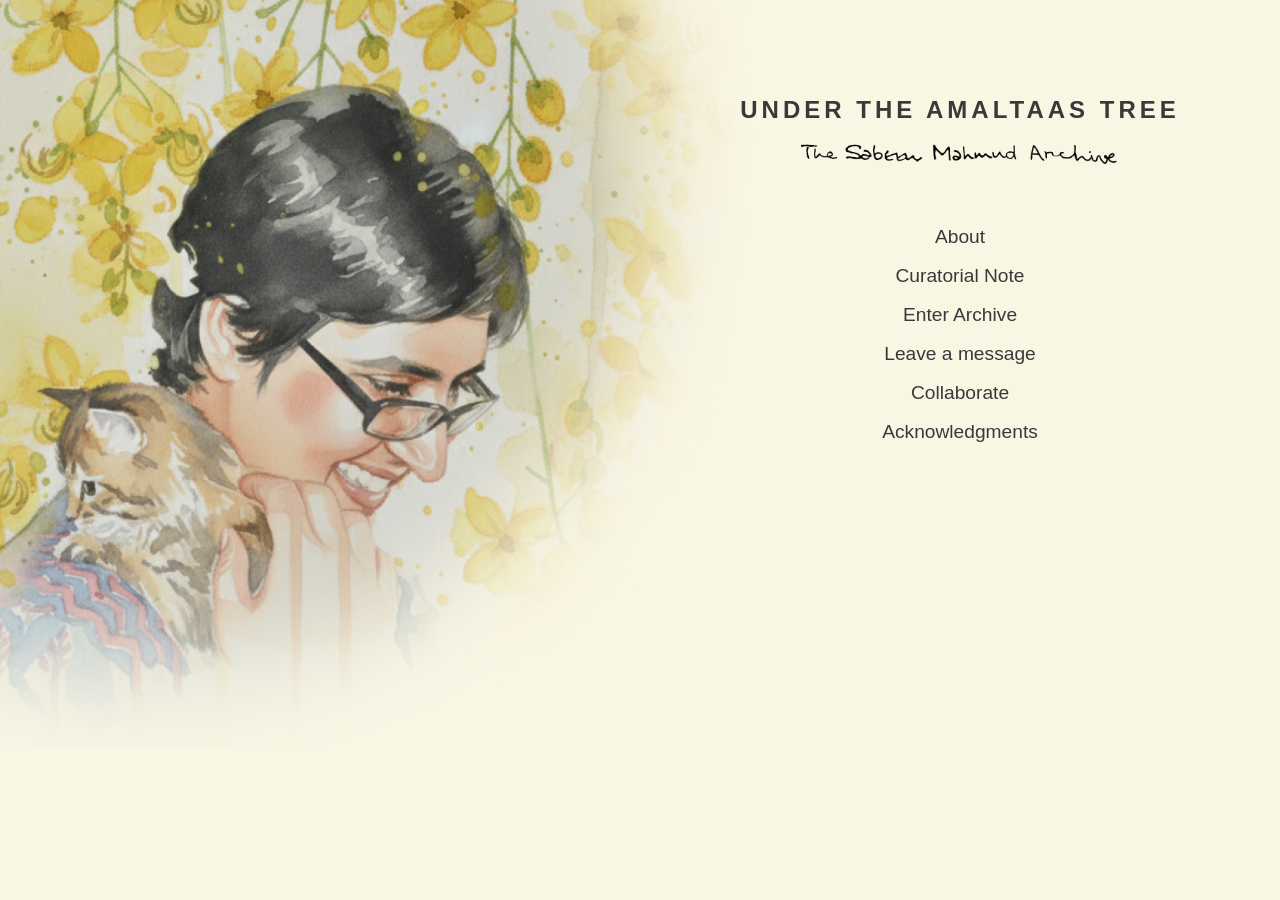
<file: index.html>
<!DOCTYPE html>
<html>
<head>
    <title>The Sabeen Mahmud Archive</title>
    <meta name="viewport" content="width=device-width, initial-scale=1.0">
    <link rel="icon" href="Assets/Icons/favicon.svg" type="image/svg+xml">
    <link rel="stylesheet" href="styles.css">
</head>
<body>
    <div id="landing-overlay" style="opacity: 1; display: grid;">
        <div id="home-section" class="overlay-content">
            <div class="home-menu">
                <h1>UNDER THE AMALTAAS TREE</h1>
                <img src="Assets/Images/Logo.png" alt="The Sabeen Mahmud Archive" style="display: block; margin: 0 auto 40px auto; width: 80%; max-width: 600px; height: auto;">
                <nav>
                    <button onclick="window.location.href='About.html'">About</button>
                    <button onclick="window.location.href='Curatorial.html'">Curatorial Note</button>
                    <button onclick="window.location.href='Instructions.html'">Enter Archive</button>
                    <button onclick="window.location.href='Messages.html'">Leave a message</button>
                    <button onclick="window.location.href='Contribute.html'">Collaborate</button>
                    <button onclick="window.location.href='Acknowledgments.html'">Acknowledgments</button>
                </nav>
            </div>
        </div>
    </div>
</body>
</html>
</file>
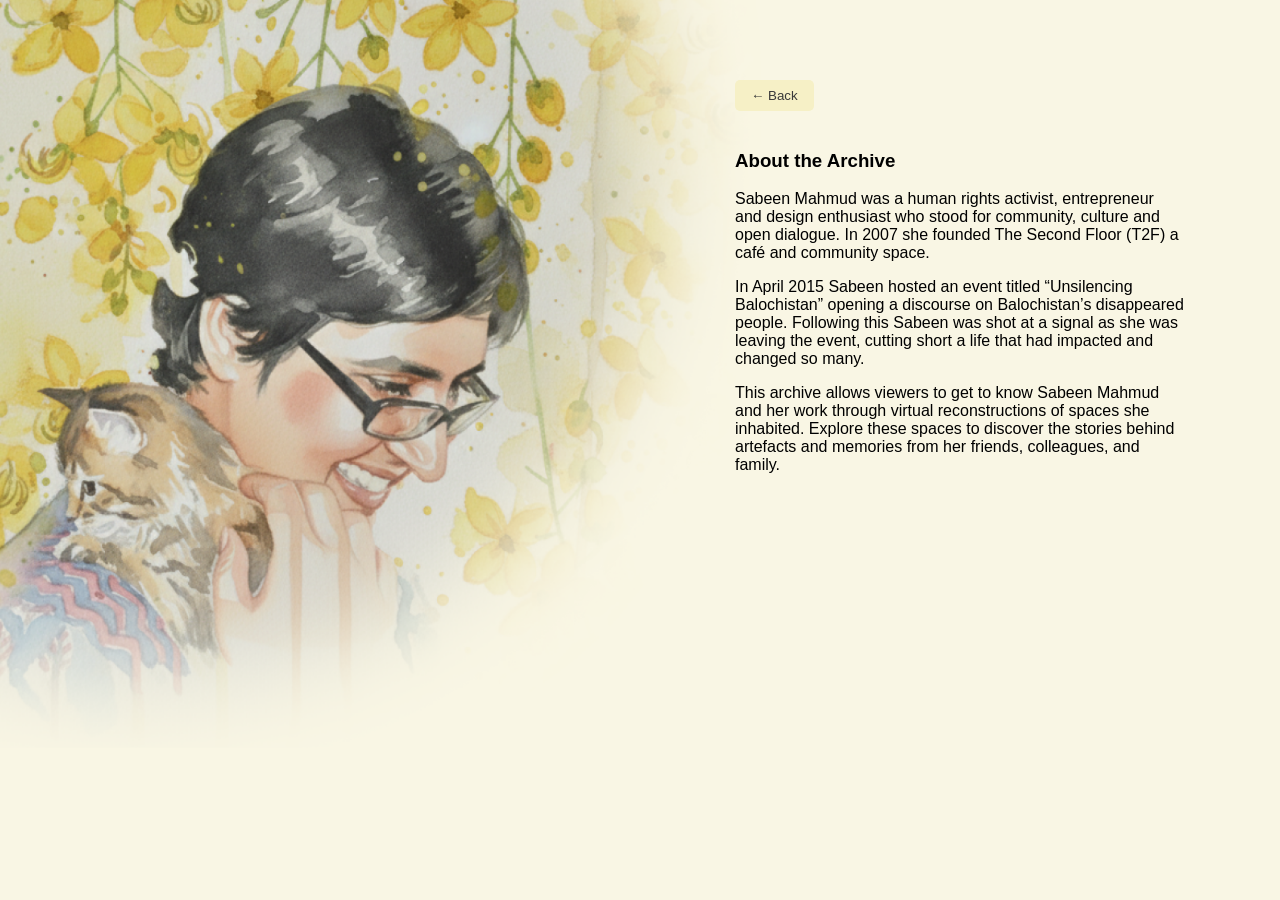
<file: About.html>
<!DOCTYPE html>
<html>
<head>
    <title>About - The Sabeen Mahmud Archive</title>
    <meta name="viewport" content="width=device-width, initial-scale=1.0">
    <link rel="icon" href="Assets/Icons/favicon.svg" type="image/svg+xml">
    <link rel="stylesheet" href="styles.css">
</head>
<body>
    <div id="landing-overlay" style="opacity: 1; display: grid;">
        <div id="about-section" class="overlay-content" style="display:block">
            <button class="back-btn" onclick="window.location.href='index.html'">← Back</button>
            <h3>About the Archive</h3>
            <p>Sabeen Mahmud was a human rights activist, entrepreneur and design enthusiast who stood for community, culture and open dialogue. In 2007 she founded The Second Floor (T2F) a café and community space.</p>
            <p>In April 2015 Sabeen hosted an event titled “Unsilencing Balochistan” opening a discourse on Balochistan’s disappeared people. Following this Sabeen was shot at a signal as she was leaving the event, cutting short a life that had impacted and changed so many.</p>
            <p>This archive allows viewers to get to know Sabeen Mahmud and her work through virtual reconstructions of spaces she inhabited. Explore these spaces to discover the stories behind artefacts and memories from her friends, colleagues, and family.</p>
        </div>
    </div>
</body>
</html>
</file>
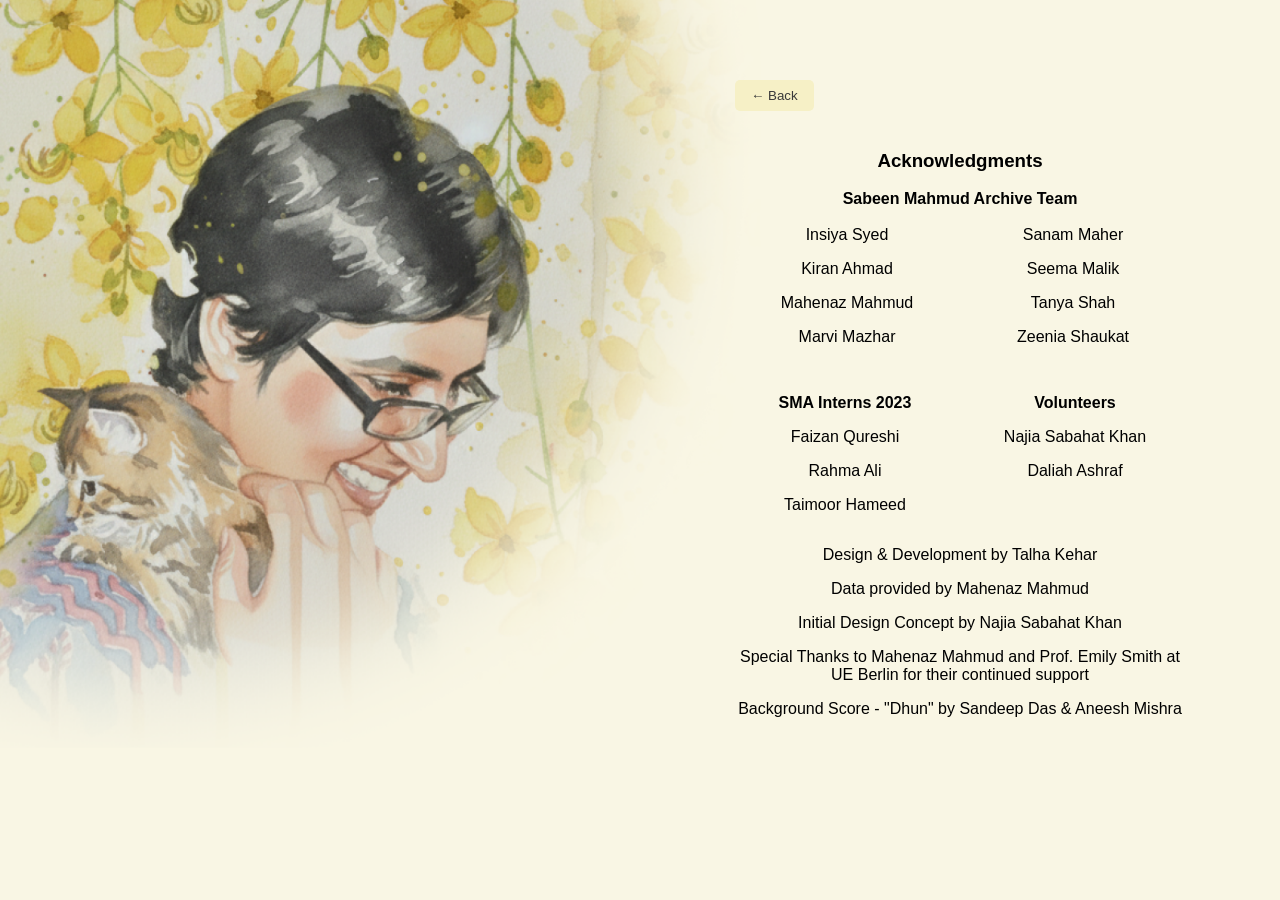
<file: Acknowledgments.html>
<!DOCTYPE html>
<html lang="en">
    <head>
        <meta charset="UTF-8">
        <meta name="viewport" content="width=device-width, initial-scale=1.0">
        <title>Acknowledgments - The Sabeen Mahmud Archive</title>
        <link rel="icon" href="Assets/Icons/favicon.svg" type="image/svg+xml">
        <link rel="stylesheet" href="styles.css">
    </head>
    <body>
        <div id="landing-overlay" style="opacity: 1; display: grid;">
            <div id="acknowledgments-section" class="overlay-content" style="display:block;">
                <button class="back-btn" onclick="window.location.href='index.html'">← Back</button>
                <div style="text-align: center;">
                    <h3>Acknowledgments</h3>
                    
                    <h4 style="margin-top: 10px; margin-bottom: 2px;">Sabeen Mahmud Archive Team</h4>
                    <div style="display: grid; grid-template-columns: 1fr 1fr; gap: 2px; max-width: 500px; margin: 0 auto;">
                        <div>
                            <p>Insiya Syed</p>
                            <p>Kiran Ahmad</p>
                            <p>Mahenaz Mahmud</p>
                            <p>Marvi Mazhar</p>
                        </div>
                        <div>
                            <p>Sanam Maher</p>
                            <p>Seema Malik</p>
                            <p>Tanya Shah</p>
                            <p>Zeenia Shaukat</p>
                        </div>
                    </div>

                    <div style="display: grid; grid-template-columns: 1fr 1fr; gap: 10px; max-width: 600px; margin: 10px auto 10px;">
                        <div>
                            <h4 style="margin-bottom: 2px;">SMA Interns 2023</h4>
                            <p>Faizan Qureshi</p>
                            <p>Rahma Ali</p>
                            <p>Taimoor Hameed</p>
                        </div>
                        <div>
                            <h4 style="margin-bottom: 2px;">Volunteers</h4>
                            <p>Najia Sabahat Khan</p>
                            <p>Daliah Ashraf</p>
                        </div>
                    </div>

                    <div style="margin-top: 4px;">
                        <p>Design & Development by Talha Kehar</p>
                        <p>Data provided by Mahenaz Mahmud</p>
                        <p>Initial Design Concept by Najia Sabahat Khan</p>
                        <p>Special Thanks to Mahenaz Mahmud and Prof. Emily Smith at UE Berlin for their continued support</p>
                        <p>Background Score - "Dhun" by Sandeep Das & Aneesh Mishra</p>
                    </div>
                </div>
            </div>
        </div>
    </body>
</html>
</file>
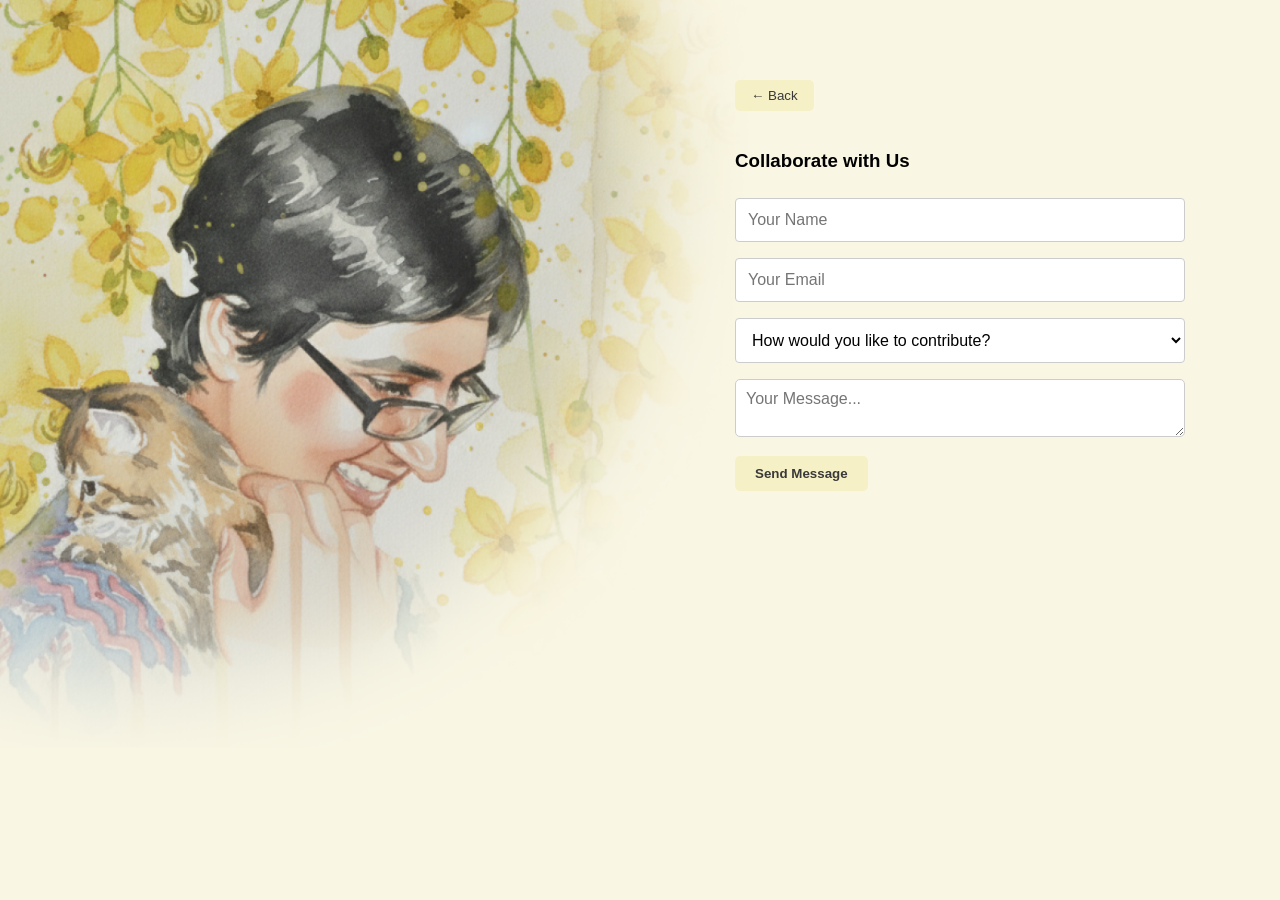
<file: Contribute.html>
<!DOCTYPE html>
<html>
<head>
    <title>Contribute - The Sabeen Mahmud Archive</title>
    <meta name="viewport" content="width=device-width, initial-scale=1.0">
    <link rel="icon" href="Assets/Icons/favicon.svg" type="image/svg+xml">
    <link rel="stylesheet" href="styles.css">
    <style>
        input[type="text"], input[type="email"], select, textarea {
            width: 100%;
            padding: 12px;
            margin: 8px 0;
            border: 1px solid #ccc;
            border-radius: 4px;
            box-sizing: border-box;
            font-size: 1rem;
            font-family: inherit;
        }
        select {
            background-color: white;
            padding-right: 30px; /* Increase padding to give the arrow more space */
        }
    </style>
</head>
<body>
    <div id="landing-overlay" style="opacity: 1; display: grid;">
        <div id="submit-section" class="overlay-content" style="display:block">
            <button class="back-btn" onclick="window.location.href='index.html'">← Back</button>
            <h3>Collaborate with Us</h3>
            <form action="https://formspree.io/f/mbdddbqd" method="POST">
            <input type="text" name="name" placeholder="Your Name" required>
            <input type="email" name="_replyto" placeholder="Your Email" required>
            <select name="contribution_type" required>
                <option value="" disabled selected>How would you like to contribute?</option>
                <option value="Design">Design</option>
                <option value="Technical development">Technical development</option>
                <option value="Content &amp; data handling">Content &amp; data handling</option>
                <option value="Share a memory">Share a memory</option>
            </select>
            <textarea name="message" placeholder="Your Message..." required></textarea>
            <button type="submit">Send Message</button>
            </form>
        </div>
    </div>
</body>
</html>
</file>
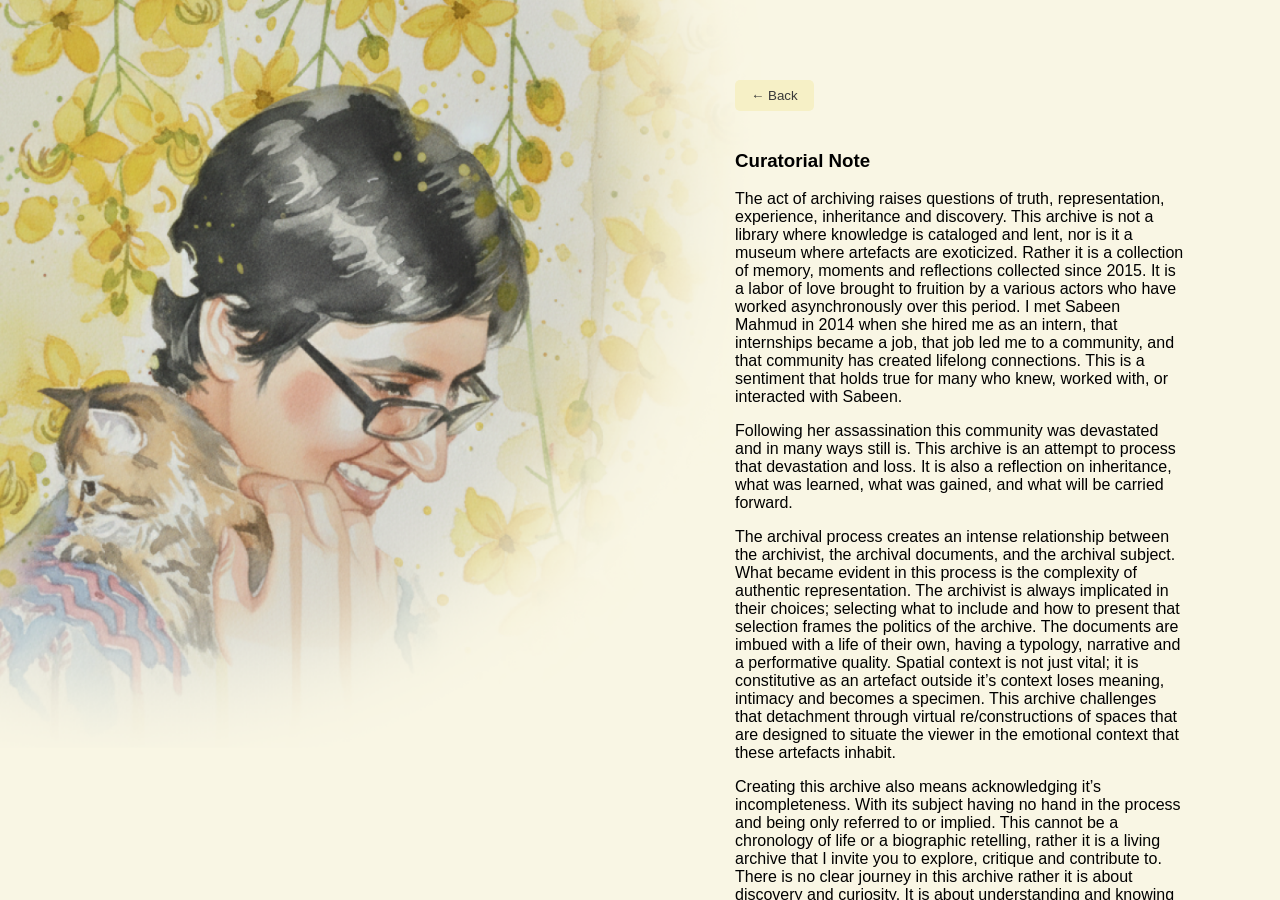
<file: Curatorial.html>
<!DOCTYPE html>
<html>
<head>
    <title>Curatorial Note - The Sabeen Mahmud Archive</title>
    <meta name="viewport" content="width=device-width, initial-scale=1.0">
    <link rel="icon" href="Assets/Icons/favicon.svg" type="image/svg+xml">
    <link rel="stylesheet" href="styles.css">
</head>
<body>
    <div id="landing-overlay" style="opacity: 1; display: grid;">
        <div id="curatorial-section" class="overlay-content" style="display:block">
            <button class="back-btn" onclick="window.location.href='index.html'">← Back</button>
            <h3>Curatorial Note</h3>
            <p>The act of archiving raises questions of truth, representation, experience, inheritance and discovery. This archive is not a library where knowledge is cataloged and lent, nor is it a museum where artefacts are exoticized. Rather it is a collection of memory, moments and reflections collected since 2015. It is a labor of love brought to fruition by a various actors who have worked asynchronously over this period. I met Sabeen Mahmud in 2014 when she hired me as an intern, that internships became a job, that job led me to a community, and that community has created lifelong connections. This is a sentiment that holds true for many who knew, worked with, or interacted with Sabeen.</p>
            <p>Following her assassination this community was devastated and in many ways still is. This archive is an attempt to process that devastation and loss. It is also a reflection on inheritance, what was learned, what was gained, and what will be carried forward.</p>
            <p>The archival process creates an intense relationship between the archivist, the archival documents, and the archival subject. What became evident in this process is the complexity of authentic representation. The archivist is always implicated in their choices; selecting what to include and how to present that selection frames the politics of the archive. The documents are imbued with a life of their own, having a typology, narrative and a performative quality. Spatial context is not just vital; it is constitutive as an artefact outside it’s context loses meaning, intimacy and becomes a specimen. This archive challenges that detachment through virtual re/constructions of spaces that are designed to situate the viewer in the emotional context that these artefacts inhabit.</p>
            <p>Creating this archive also means acknowledging it’s incompleteness. With its subject having no hand in the process and being only referred to or implied. This cannot be a chronology of life or a biographic retelling, rather it is a living archive that I invite you to explore, critique and contribute to. There is no clear journey in this archive rather it is about discovery and curiosity. It is about understanding and knowing Sabeen.</p>
        </div>
    </div>
</body>
</html>
</file>
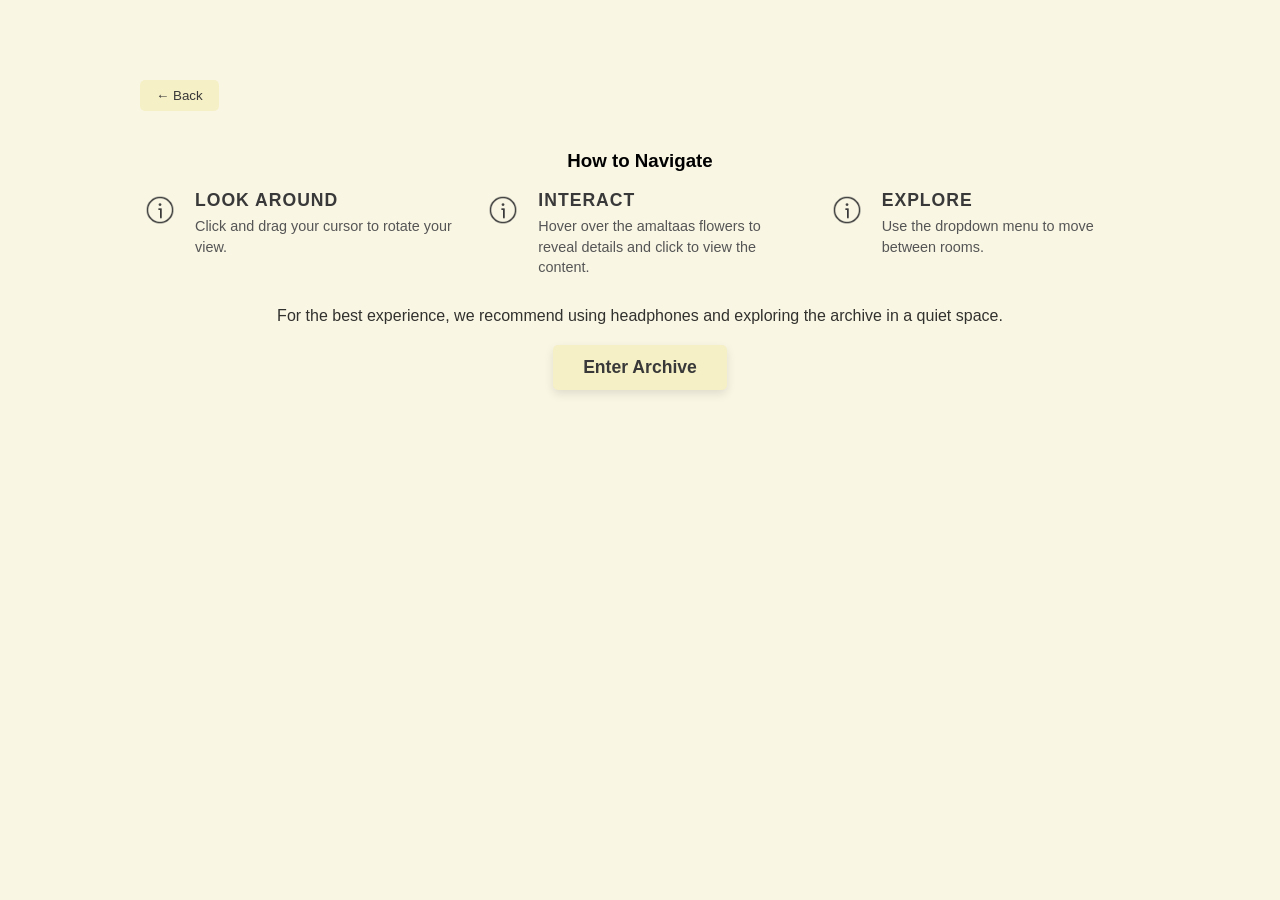
<file: Instructions.html>
<!DOCTYPE html>
<html>
<head>
    <title>Instructions - The Sabeen Mahmud Archive</title>
    <meta name="viewport" content="width=device-width, initial-scale=1.0">
    <link rel="icon" href="Assets/Icons/favicon.svg" type="image/svg+xml">
    <link rel="stylesheet" href="styles.css">
    <!-- A-Frame needed for device detection in scripts.js -->
    <script src="https://aframe.io/releases/1.4.0/aframe.min.js"></script>
</head>
<body>
    <div id="landing-overlay" class="instructions-page" style="opacity: 1; display: grid;">
        <div id="instructions-section" class="overlay-content" style="display:block; text-align: center; max-width: 1000px; width: 90%;">
            <div style="text-align: left;">
                <button class="back-btn" onclick="window.location.href='index.html'">← Back</button>
            </div>
            <h3>How to Navigate</h3>
            
            <div id="instr-grid" style="display: grid; grid-template-columns: repeat(3, 1fr); gap: 30px; margin-bottom: 30px; align-items: start;">
                <!-- Dynamic Content -->
            </div>
            <div style="text-align: center; margin-bottom: 20px;">
                <p style="opacity: 0.8;">For the best experience, we recommend using headphones and exploring the archive in a quiet space.</p>
            </div>

            <div style="text-align: center; margin-bottom: 20px;">
                <button class="instr-nav-btn" style="background: #F6F0C6;box-shadow: 0 4px 10px rgba(0,0,0,0.1); color: #393939; padding: 12px 30px; font-size: 1.1rem;" onclick="window.location.href='Archive.html'">Enter Archive</button>
            </div>
        </div>
    </div>
    <script src="database.js"></script>
    <script src="scripts.js"></script>
    <script>
        window.onload = function() {
            initInstructions();
        };
    </script>
</body>
</html>
</file>
<file: styles.css>
#landing-overlay {
    position: fixed;
    top: 0; left: 0;
    width: 100%; height: 100%;
    background: #F9F6E4 url('Assets/Images/Home page.png') no-repeat center center;
    background-size: cover;
    z-index: 9999; /* Stay above A-Frame */
    display: grid;
    grid-template-columns: 1fr 1fr;
    justify-items: center;
    align-items: start;
    padding-top: 80px;
    box-sizing: border-box;
    overflow-y: auto;
    font-family: 'Helvetica Neue', Arial, sans-serif;
    transition: opacity 0.8s ease;
}

#landing-overlay.instructions-page {
    background-image: none;
    grid-template-columns: 1fr;
}

#landing-overlay.instructions-page .overlay-content {
    grid-column: 1;
}


.home-menu {
    text-align: center;
    color: #393939;
}

.home-menu h1 { font-family:'Helvetica Neue', Arial, sans-serif; font-weight:bold; font-size: 1.5rem; letter-spacing: 4px; margin-bottom: 5px; }
.home-menu h2 { font-family:'Helvetica Neue', Arial, sans-serif; font-weight: 200; font-style: bold; margin-bottom: 40px; }

nav button {
    display: block;
    background: none;
    border: none;
    color: #393939;
    font-size: 1.2rem;
    margin: 15px auto;
    cursor: pointer;
    transition: color 0.3s;
}

nav button:hover { color: #D6B743; }

.overlay-content {
    animation: fadeIn 0.5s ease;
    grid-column: 2;
    width: 80%;
    max-width: 450px;
}

@keyframes fadeIn {
    from { opacity: 0; transform: translateY(10px); }
    to { opacity: 1; transform: translateY(0); }
}

/* Additional styles for the new home layout */
.overlay-content input, .overlay-content textarea {
    width: 100%;
    padding: 10px;
    margin-bottom: 15px;
    border: 1px solid #ccc;
    border-radius: 5px;
    font-family: inherit;
    box-sizing: border-box;
}

.overlay-content button[type="submit"] {
    padding: 10px 20px;
    background: #F6F0C6;
    border: none;
    border-radius: 5px;
    cursor: pointer;
    font-weight: bold;
    color: #393939;
}

.back-btn {
    background-color: #F6F0C6 !important;
    border: 0 !important;
    color: #393939 !important; 
    margin-top: 0;
    margin-bottom: 20px;
    padding: 8px 16px;
    border-radius: 5px;
}

@media (max-width: 768px) {
    #landing-overlay {
        grid-template-columns: 1fr;
        background-image: url('Assets/Images/Home page- mobile.png');
        background-size: cover;
    }
    .overlay-content {
        grid-column: 1;
    }
}

    /* Custom Loading Screen */
    #custom-loader {
        position: fixed;
        top: 0; left: 0;
        width: 100%; height: 100%;
        background-color: #F9F6E4;
        z-index: 9000;
        display: flex;
        justify-content: center;
        align-items: center;
        transition: opacity 1s ease-out;
    }
    #custom-loader img {
        max-width: 500px;
        width: 60%;
        height: auto;
        opacity: 0;
        animation: fadeInLoader 3s ease-in forwards;
    }
    @keyframes fadeInLoader {
        0% { opacity: 0; transform: scale(0.95); }
        100% { opacity: 1; transform: scale(1); }
    }

    /* 3. Ensure the background covers everything */
        .a-canvas {
        background-color: #F9F6E4 !important;
    }
    .delete-btn {
    float: right;
    background: #ff4d4d;
    color: white;
    border: none;
    padding: 5px 10px;
    border-radius: 3px;
    cursor: pointer;
    font-size: 0.8rem;
    margin-left: 10px;
}

.delete-btn:hover {
    background: #cc0000;
}

.feed-item {
    position: relative;
    overflow: hidden; /* Clears the float */
    background: #F9F6E4;
    padding: 15px;
    border-radius: 8px;
    margin-bottom: 10px;
    box-shadow: 0 2px 5px rgba(0,0,0,0.05);
    text-align: left;
}

.feed-item strong {
    display: block;
    color: #D6B743;
    font-size: 0.9rem;
    margin-bottom: 5px;
    text-transform: uppercase;
    letter-spacing: 1px;
}

.feed-item p {
    margin: 0;
    line-height: 1.4;
    color: #555;
}

.feed-item audio {
    width: 100%;
    height: 30px;
    margin-top: 5px;
}

#feed-container {
    max-height: 40vh;
    overflow-y: auto;
    background: rgba(255, 255, 255, 0.6);
    border-radius: 8px;
    padding: 10px;
    margin-top: 20px;
    border: 1px solid rgba(0,0,0,0.1);
}

.message-controls {
    display: flex;
    gap: 10px;
}

.message-controls button {
    flex: 1;
    padding: 10px;
    border: none;
    border-radius: 5px;
    cursor: pointer;
    font-weight: bold;
    transition: transform 0.1s;
}

.btn-post { background: #F6F0C6; color: #393939; }

#global-mute-btn {
    position: fixed;
    bottom: 20px;
    left: 20px;
    z-index: 9999;
    background: #F6F0C6;
    color: #393939;
    border: none;
    border-radius: 50%;
    width: 50px;
    height: 50px;
    cursor: pointer;
    box-shadow: 0 4px 10px rgba(0,0,0,0.3);
    display: none;
    align-items: center;
    justify-content: center;
    transition: transform 0.2s;
    padding: 10px;
}
#landing-overlay, #global-mute-btn { pointer-events: auto; }
#global-mute-btn:hover { transform: scale(1.1); }

/* Icon Color Control */
#mute-icon {
    width: 100%;
    height: 100%;
    background-color: #393939; /* CHANGE THIS to control icon color */
    -webkit-mask-size: contain;
    mask-size: contain;
    -webkit-mask-repeat: no-repeat;
    mask-repeat: no-repeat;
    -webkit-mask-position: center;
    mask-position: center;
}
.icon-sound-on { -webkit-mask-image: url('Assets/Icons/Unmute.png'); mask-image: url('Assets/Icons/Unmute.png'); }
.icon-sound-off { -webkit-mask-image: url('Assets/Icons/Mute.png'); mask-image: url('Assets/Icons/Mute.png'); }

.instr-nav-btn {
    padding: 10px 20px;
    border: none;
    border-radius: 5px;
    cursor: pointer;
    font-weight: bold;
    min-width: 80px;
}

/* Hide VR button initially */
.a-enter-vr { display: none; }

@media (max-width: 768px) {
    #instr-grid { grid-template-columns: 1fr !important; }
}
</file>
